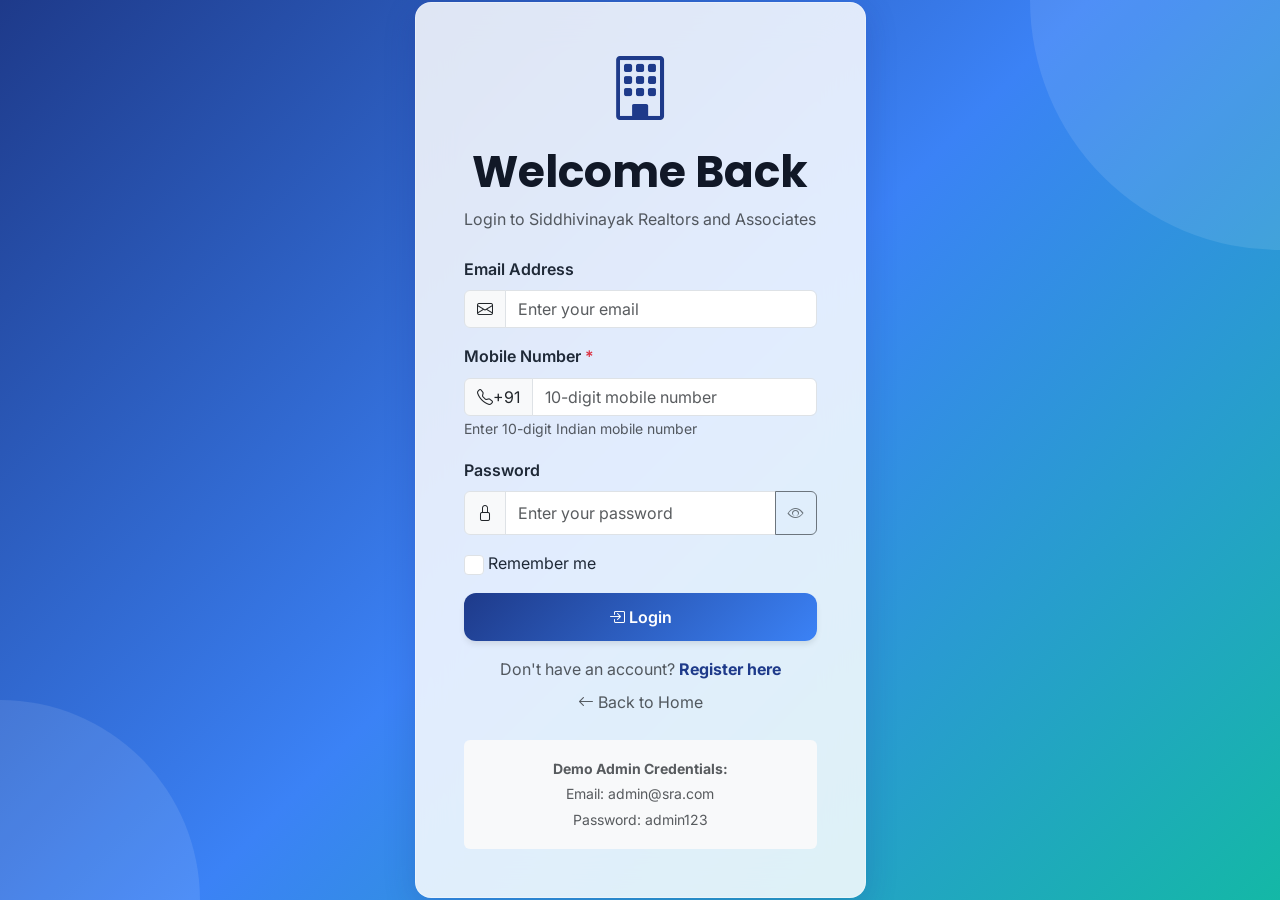
<file: login.html>
<!DOCTYPE html>
<html lang="en">

<head>
    <meta charset="UTF-8">
    <meta name="viewport" content="width=device-width, initial-scale=1.0">
    <meta name="description" content="Login to SRA - Siddhivinayak Realtors and Associates">
    <title>Login - SRA</title>

    <!-- Google Fonts -->
    <link rel="preconnect" href="https://fonts.googleapis.com">
    <link rel="preconnect" href="https://fonts.gstatic.com" crossorigin>
    <link
        href="https://fonts.googleapis.com/css2?family=Inter:wght@300;400;500;600;700&family=Poppins:wght@400;500;600;700;800&display=swap"
        rel="stylesheet">

    <!-- Bootstrap 5.3 CSS -->
    <link href="https://cdn.jsdelivr.net/npm/bootstrap@5.3.0/dist/css/bootstrap.min.css" rel="stylesheet">

    <!-- Bootstrap Icons -->
    <link rel="stylesheet" href="https://cdn.jsdelivr.net/npm/bootstrap-icons@1.11.0/font/bootstrap-icons.css">

    <!-- Custom CSS -->
    <link rel="stylesheet" href="css/main.css">
    <link rel="stylesheet" href="css/glassmorphism.css">
    <link rel="stylesheet" href="css/responsive.css">

    <style>
        .auth-page {
            min-height: 100vh;
            display: flex;
            align-items: center;
            background: linear-gradient(135deg, #1e3a8a 0%, #3b82f6 50%, #14b8a6 100%);
            position: relative;
            overflow: hidden;
        }

        .auth-page::before {
            content: '';
            position: absolute;
            width: 500px;
            height: 500px;
            background: rgba(255, 255, 255, 0.1);
            border-radius: 50%;
            top: -250px;
            right: -250px;
        }

        .auth-page::after {
            content: '';
            position: absolute;
            width: 400px;
            height: 400px;
            background: rgba(255, 255, 255, 0.1);
            border-radius: 50%;
            bottom: -200px;
            left: -200px;
        }

        .auth-container {
            position: relative;
            z-index: 1;
        }
    </style>
</head>

<body>

    <div class="auth-page">
        <div class="container auth-container">
            <div class="row justify-content-center">
                <div class="col-lg-5 col-md-7">
                    <div class="glass-container text-center">
                        <!-- Logo/Brand -->
                        <div class="mb-4">
                            <i class="bi bi-building display-3 text-primary-blue"></i>
                            <h2 class="mt-3 mb-2">Welcome Back</h2>
                            <p class="text-muted">Login to Siddhivinayak Realtors and Associates</p>
                        </div>

                        <!-- Alert Message -->
                        <div id="alertMessage" class="alert d-none" role="alert"></div>

                        <!-- Login Form -->
                        <form id="loginForm" class="text-start">
                            <div class="mb-3">
                                <label for="email" class="form-label">Email Address</label>
                                <div class="input-group">
                                    <span class="input-group-text"><i class="bi bi-envelope"></i></span>
                                    <input type="email" class="form-control" id="email" placeholder="Enter your email"
                                        required>
                                </div>
                            </div>

                            <div class="mb-3">
                                <label for="phone" class="form-label">Mobile Number <span
                                        class="text-danger">*</span></label>
                                <div class="input-group">
                                    <span class="input-group-text"><i class="bi bi-telephone"></i> +91</span>
                                    <input type="tel" class="form-control" id="phone"
                                        placeholder="10-digit mobile number" pattern="[6-9][0-9]{9}" maxlength="10"
                                        required>
                                </div>
                                <small class="text-muted">Enter 10-digit Indian mobile number</small>
                            </div>

                            <div class="mb-3">
                                <label for="password" class="form-label">Password</label>
                                <div class="input-group">
                                    <span class="input-group-text"><i class="bi bi-lock"></i></span>
                                    <input type="password" class="form-control" id="password"
                                        placeholder="Enter your password" required>
                                    <button class="btn btn-outline-secondary" type="button" onclick="togglePassword()">
                                        <i class="bi bi-eye" id="toggleIcon"></i>
                                    </button>
                                </div>
                            </div>

                            <div class="mb-3 form-check">
                                <input type="checkbox" class="form-check-input" id="rememberMe">
                                <label class="form-check-label" for="rememberMe">Remember me</label>
                            </div>

                            <button type="submit" class="btn btn-primary w-100 mb-3">
                                <i class="bi bi-box-arrow-in-right"></i> Login
                            </button>

                            <div class="text-center">
                                <p class="text-muted mb-2">Don't have an account? <a href="register.html"
                                        class="text-primary-blue fw-bold">Register here</a></p>
                                <a href="index.html" class="text-muted"><i class="bi bi-arrow-left"></i> Back to
                                    Home</a>
                            </div>
                        </form>

                        <!-- Demo Credentials Info -->
                        <div class="mt-4 p-3 bg-light rounded">
                            <small class="text-muted">
                                <strong>Demo Admin Credentials:</strong><br>
                                Email: admin@sra.com<br>
                                Password: admin123
                            </small>
                        </div>
                    </div>
                </div>
            </div>
        </div>
    </div>

    <!-- Bootstrap JS -->
    <script src="https://cdn.jsdelivr.net/npm/bootstrap@5.3.0/dist/js/bootstrap.bundle.min.js"></script>

    <!-- Custom JS -->
    <script src="js/auth.js"></script>

    <script>
        // Check if already logged in
        if (auth.isLoggedIn()) {
            if (auth.isAdmin()) {
                window.location.href = 'admin.html';
            } else {
                window.location.href = 'index.html';
            }
        }

        // Toggle password visibility
        function togglePassword() {
            const passwordInput = document.getElementById('password');
            const toggleIcon = document.getElementById('toggleIcon');

            if (passwordInput.type === 'password') {
                passwordInput.type = 'text';
                toggleIcon.classList.remove('bi-eye');
                toggleIcon.classList.add('bi-eye-slash');
            } else {
                passwordInput.type = 'password';
                toggleIcon.classList.remove('bi-eye-slash');
                toggleIcon.classList.add('bi-eye');
            }
        }

        // Show alert message
        function showAlert(message, type = 'danger') {
            const alertDiv = document.getElementById('alertMessage');
            alertDiv.className = `alert alert-${type}`;
            alertDiv.textContent = message;
            alertDiv.classList.remove('d-none');

            setTimeout(() => {
                alertDiv.classList.add('d-none');
            }, 5000);
        }

        // Handle login form submission
        document.getElementById('loginForm').addEventListener('submit', function (e) {
            e.preventDefault();

            const email = document.getElementById('email').value;
            const phone = document.getElementById('phone').value.trim();
            const password = document.getElementById('password').value;

            // Validate Indian phone number
            if (!/^[6-9][0-9]{9}$/.test(phone)) {
                showAlert('Please enter a valid 10-digit Indian mobile number (starting with 6-9).', 'danger');
                return;
            }

            const result = auth.login(email, password);

            if (result.success) {
                showAlert('Login successful! Redirecting...', 'success');

                setTimeout(() => {
                    if (result.user.role === 'admin') {
                        window.location.href = 'admin.html';
                    } else {
                        window.location.href = 'index.html';
                    }
                }, 1000);
            } else {
                showAlert(result.message, 'danger');
            }
        });
    </script>
</body>

</html>
</file>
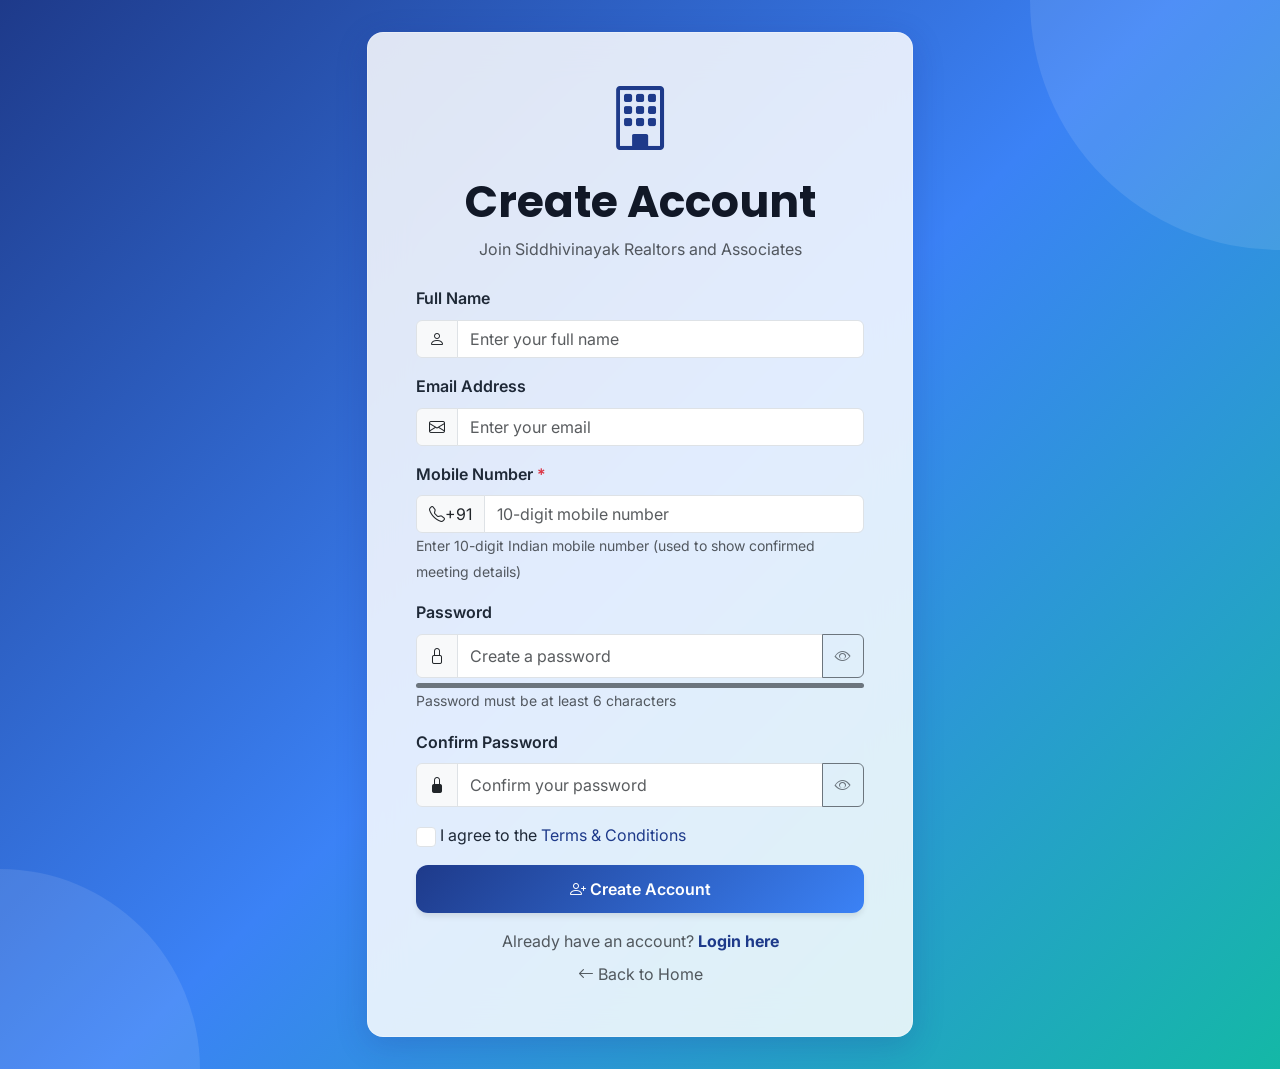
<file: register.html>
<!DOCTYPE html>
<html lang="en">

<head>
    <meta charset="UTF-8">
    <meta name="viewport" content="width=device-width, initial-scale=1.0">
    <meta name="description" content="Register for SRA - Siddhivinayak Realtors and Associates">
    <title>Register - SRA</title>

    <!-- Google Fonts -->
    <link rel="preconnect" href="https://fonts.googleapis.com">
    <link rel="preconnect" href="https://fonts.gstatic.com" crossorigin>
    <link
        href="https://fonts.googleapis.com/css2?family=Inter:wght@300;400;500;600;700&family=Poppins:wght@400;500;600;700;800&display=swap"
        rel="stylesheet">

    <!-- Bootstrap 5.3 CSS -->
    <link href="https://cdn.jsdelivr.net/npm/bootstrap@5.3.0/dist/css/bootstrap.min.css" rel="stylesheet">

    <!-- Bootstrap Icons -->
    <link rel="stylesheet" href="https://cdn.jsdelivr.net/npm/bootstrap-icons@1.11.0/font/bootstrap-icons.css">

    <!-- Custom CSS -->
    <link rel="stylesheet" href="css/main.css">
    <link rel="stylesheet" href="css/glassmorphism.css">
    <link rel="stylesheet" href="css/responsive.css">

    <style>
        .auth-page {
            min-height: 100vh;
            display: flex;
            align-items: center;
            background: linear-gradient(135deg, #1e3a8a 0%, #3b82f6 50%, #14b8a6 100%);
            position: relative;
            overflow: hidden;
            padding: 2rem 0;
        }

        .auth-page::before {
            content: '';
            position: absolute;
            width: 500px;
            height: 500px;
            background: rgba(255, 255, 255, 0.1);
            border-radius: 50%;
            top: -250px;
            right: -250px;
        }

        .auth-page::after {
            content: '';
            position: absolute;
            width: 400px;
            height: 400px;
            background: rgba(255, 255, 255, 0.1);
            border-radius: 50%;
            bottom: -200px;
            left: -200px;
        }

        .auth-container {
            position: relative;
            z-index: 1;
        }

        .password-strength {
            height: 5px;
            border-radius: 3px;
            margin-top: 5px;
            transition: all 0.3s;
        }
    </style>
</head>

<body>

    <div class="auth-page">
        <div class="container auth-container">
            <div class="row justify-content-center">
                <div class="col-lg-6 col-md-8">
                    <div class="glass-container text-center">
                        <!-- Logo/Brand -->
                        <div class="mb-4">
                            <i class="bi bi-building display-3 text-primary-blue"></i>
                            <h2 class="mt-3 mb-2">Create Account</h2>
                            <p class="text-muted">Join Siddhivinayak Realtors and Associates</p>
                        </div>

                        <!-- Alert Message -->
                        <div id="alertMessage" class="alert d-none" role="alert"></div>

                        <!-- Registration Form -->
                        <form id="registerForm" class="text-start">
                            <div class="mb-3">
                                <label for="name" class="form-label">Full Name</label>
                                <div class="input-group">
                                    <span class="input-group-text"><i class="bi bi-person"></i></span>
                                    <input type="text" class="form-control" id="name" placeholder="Enter your full name"
                                        required>
                                </div>
                            </div>

                            <div class="mb-3">
                                <label for="email" class="form-label">Email Address</label>
                                <div class="input-group">
                                    <span class="input-group-text"><i class="bi bi-envelope"></i></span>
                                    <input type="email" class="form-control" id="email" placeholder="Enter your email"
                                        required>
                                </div>
                            </div>

                            <div class="mb-3">
                                <label for="phone" class="form-label">Mobile Number <span
                                        class="text-danger">*</span></label>
                                <div class="input-group">
                                    <span class="input-group-text"><i class="bi bi-telephone"></i> +91</span>
                                    <input type="tel" class="form-control" id="phone"
                                        placeholder="10-digit mobile number" pattern="[6-9][0-9]{9}" maxlength="10"
                                        required>
                                </div>
                                <small class="text-muted">Enter 10-digit Indian mobile number (used to show confirmed
                                    meeting details)</small>
                            </div>

                            <div class="mb-3">
                                <label for="password" class="form-label">Password</label>
                                <div class="input-group">
                                    <span class="input-group-text"><i class="bi bi-lock"></i></span>
                                    <input type="password" class="form-control" id="password"
                                        placeholder="Create a password" required minlength="6">
                                    <button class="btn btn-outline-secondary" type="button"
                                        onclick="togglePassword('password', 'toggleIcon1')">
                                        <i class="bi bi-eye" id="toggleIcon1"></i>
                                    </button>
                                </div>
                                <div class="password-strength bg-secondary" id="passwordStrength"></div>
                                <small class="text-muted">Password must be at least 6 characters</small>
                            </div>

                            <div class="mb-3">
                                <label for="confirmPassword" class="form-label">Confirm Password</label>
                                <div class="input-group">
                                    <span class="input-group-text"><i class="bi bi-lock-fill"></i></span>
                                    <input type="password" class="form-control" id="confirmPassword"
                                        placeholder="Confirm your password" required>
                                    <button class="btn btn-outline-secondary" type="button"
                                        onclick="togglePassword('confirmPassword', 'toggleIcon2')">
                                        <i class="bi bi-eye" id="toggleIcon2"></i>
                                    </button>
                                </div>
                            </div>

                            <div class="mb-3 form-check">
                                <input type="checkbox" class="form-check-input" id="agreeTerms" required>
                                <label class="form-check-label" for="agreeTerms">
                                    I agree to the <a href="#" class="text-primary-blue">Terms & Conditions</a>
                                </label>
                            </div>

                            <button type="submit" class="btn btn-primary w-100 mb-3">
                                <i class="bi bi-person-plus"></i> Create Account
                            </button>

                            <div class="text-center">
                                <p class="text-muted mb-2">Already have an account? <a href="login.html"
                                        class="text-primary-blue fw-bold">Login here</a></p>
                                <a href="index.html" class="text-muted"><i class="bi bi-arrow-left"></i> Back to
                                    Home</a>
                            </div>
                        </form>
                    </div>
                </div>
            </div>
        </div>
    </div>

    <!-- Bootstrap JS -->
    <script src="https://cdn.jsdelivr.net/npm/bootstrap@5.3.0/dist/js/bootstrap.bundle.min.js"></script>

    <!-- Custom JS -->
    <script src="js/auth.js"></script>

    <script>
        // Check if already logged in
        if (auth.isLoggedIn()) {
            window.location.href = 'index.html';
        }

        // Toggle password visibility
        function togglePassword(inputId, iconId) {
            const passwordInput = document.getElementById(inputId);
            const toggleIcon = document.getElementById(iconId);

            if (passwordInput.type === 'password') {
                passwordInput.type = 'text';
                toggleIcon.classList.remove('bi-eye');
                toggleIcon.classList.add('bi-eye-slash');
            } else {
                passwordInput.type = 'password';
                toggleIcon.classList.remove('bi-eye-slash');
                toggleIcon.classList.add('bi-eye');
            }
        }

        // Password strength indicator
        document.getElementById('password').addEventListener('input', function (e) {
            const password = e.target.value;
            const strengthBar = document.getElementById('passwordStrength');

            let strength = 0;
            if (password.length >= 6) strength++;
            if (password.length >= 10) strength++;
            if (/[a-z]/.test(password) && /[A-Z]/.test(password)) strength++;
            if (/\d/.test(password)) strength++;
            if (/[^a-zA-Z\d]/.test(password)) strength++;

            const colors = ['bg-danger', 'bg-warning', 'bg-info', 'bg-success', 'bg-success'];
            const widths = ['20%', '40%', '60%', '80%', '100%'];

            strengthBar.className = 'password-strength ' + (colors[strength - 1] || 'bg-secondary');
            strengthBar.style.width = widths[strength - 1] || '0%';
        });

        // Show alert message
        function showAlert(message, type = 'danger') {
            const alertDiv = document.getElementById('alertMessage');
            alertDiv.className = `alert alert-${type}`;
            alertDiv.textContent = message;
            alertDiv.classList.remove('d-none');

            setTimeout(() => {
                alertDiv.classList.add('d-none');
            }, 5000);
        }

        // Handle registration form submission
        document.getElementById('registerForm').addEventListener('submit', function (e) {
            e.preventDefault();

            const name = document.getElementById('name').value;
            const email = document.getElementById('email').value;
            const phone = document.getElementById('phone').value.trim();
            const password = document.getElementById('password').value;
            const confirmPassword = document.getElementById('confirmPassword').value;
            const agreeTerms = document.getElementById('agreeTerms').checked;

            // Validation
            if (!agreeTerms) {
                showAlert('Please agree to the Terms & Conditions', 'warning');
                return;
            }

            // Validate Indian phone number
            if (!/^[6-9][0-9]{9}$/.test(phone)) {
                showAlert('Please enter a valid 10-digit Indian mobile number (starting with 6-9).', 'danger');
                return;
            }

            if (password !== confirmPassword) {
                showAlert('Passwords do not match', 'danger');
                return;
            }

            if (password.length < 6) {
                showAlert('Password must be at least 6 characters', 'danger');
                return;
            }

            // Register user
            const result = auth.register(name, email, password, phone);

            if (result.success) {
                showAlert('Registration successful! Please login to continue.', 'success');

                setTimeout(() => {
                    window.location.href = 'login.html';
                }, 1500);
            } else {
                showAlert(result.message, 'danger');
            }
        });
    </script>
</body>

</html>
</file>
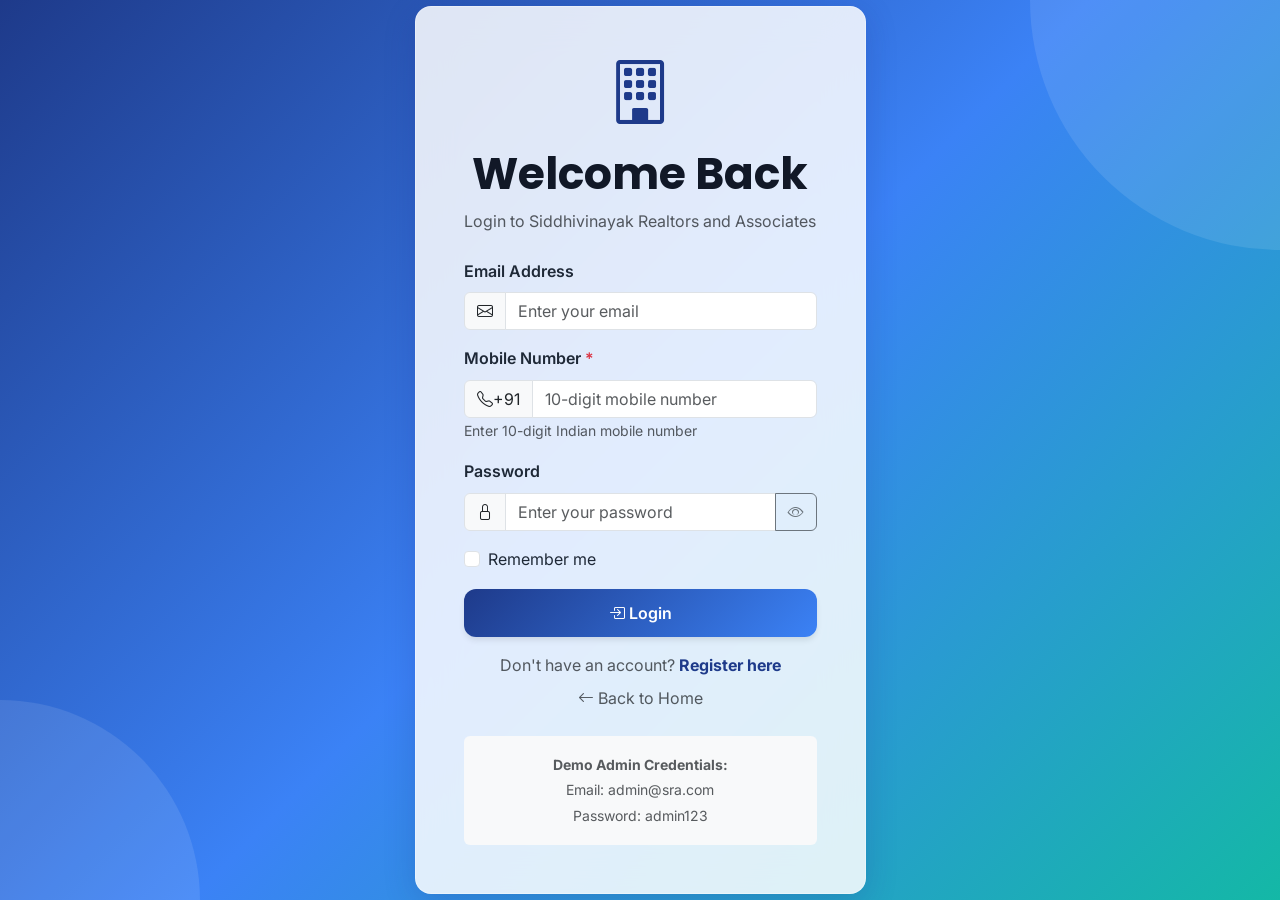
<file: sra-website/admin.html>
<!DOCTYPE html>
<html lang="en">

<head>
    <meta charset="UTF-8">
    <meta name="viewport" content="width=device-width, initial-scale=1.0">
    <meta name="description" content="Admin Panel - SRA">
    <title>Admin Dashboard - SRA</title>

    <!-- Google Fonts -->
    <link rel="preconnect" href="https://fonts.googleapis.com">
    <link rel="preconnect" href="https://fonts.gstatic.com" crossorigin>
    <link
        href="https://fonts.googleapis.com/css2?family=Inter:wght@300;400;500;600;700&family=Poppins:wght@400;500;600;700;800&display=swap"
        rel="stylesheet">

    <!-- Bootstrap 5.3 CSS -->
    <link href="https://cdn.jsdelivr.net/npm/bootstrap@5.3.0/dist/css/bootstrap.min.css" rel="stylesheet">

    <!-- Bootstrap Icons -->
    <link rel="stylesheet" href="https://cdn.jsdelivr.net/npm/bootstrap-icons@1.11.0/font/bootstrap-icons.css">

    <!-- Custom CSS -->
    <link rel="stylesheet" href="css/main.css">
    <link rel="stylesheet" href="css/glassmorphism.css">
    <link rel="stylesheet" href="css/responsive.css">

    <style>
        body {
            background: var(--gray-100);
        }

        .admin-header {
            background: var(--gradient-primary);
            color: white;
            padding: 1rem 0;
            box-shadow: var(--shadow-md);
        }

        .admin-sidebar {
            background: white;
            min-height: calc(100vh - 70px);
            box-shadow: var(--shadow-md);
            padding: 1.5rem;
        }

        .admin-content {
            padding: 2rem;
        }

        .stat-card {
            background: white;
            border-radius: var(--radius-lg);
            padding: 1.5rem;
            box-shadow: var(--shadow-md);
            border-left: 4px solid var(--primary-blue);
            transition: var(--transition-base);
        }

        .stat-card:hover {
            transform: translateY(-3px);
            box-shadow: var(--shadow-lg);
        }

        .stat-card.gold {
            border-left-color: var(--secondary-gold);
        }

        .stat-card.teal {
            border-left-color: var(--accent-teal);
        }

        .property-table {
            background: white;
            border-radius: var(--radius-lg);
            padding: 1.5rem;
            box-shadow: var(--shadow-md);
        }

        .property-image-small {
            width: 60px;
            height: 60px;
            object-fit: cover;
            border-radius: var(--radius-md);
        }

        .modal-header {
            background: var(--gradient-primary);
            color: white;
        }
    </style>
</head>

<body>

    <!-- Admin Header -->
    <header class="admin-header">
        <div class="container-fluid">
            <div class="d-flex justify-content-between align-items-center">
                <div>
                    <h4 class="mb-0"><i class="bi bi-building"></i> SRA Admin Panel</h4>
                </div>
                <div>
                    <span class="me-3" id="adminName"></span>
                    <a href="index.html" class="btn btn-light btn-sm me-2">
                        <i class="bi bi-house"></i> View Website
                    </a>
                    <button class="btn btn-outline-light btn-sm" onclick="handleLogout()">
                        <i class="bi bi-box-arrow-right"></i> Logout
                    </button>
                </div>
            </div>
        </div>
    </header>

    <div class="container-fluid">
        <div class="row">
            <!-- Sidebar -->
            <div class="col-md-2 admin-sidebar">
                <nav class="nav flex-column">
                    <a class="nav-link active" href="#" onclick="showSection('dashboard')">
                        <i class="bi bi-speedometer2"></i> Dashboard
                    </a>
                    <a class="nav-link" href="#" onclick="showSection('meetings')">
                        <i class="bi bi-calendar-check"></i> Meeting Requests
                    </a>
                    <a class="nav-link" href="#" onclick="showSection('properties')">
                        <i class="bi bi-building"></i> Properties
                    </a>
                    <a class="nav-link" href="#" onclick="showSection('addProperty')">
                        <i class="bi bi-plus-circle"></i> Add Property
                    </a>
                </nav>
            </div>

            <!-- Main Content -->
            <div class="col-md-10 admin-content">

                <!-- Dashboard Section -->
                <div id="dashboardSection">
                    <h2 class="mb-4">Dashboard Overview</h2>

                    <div class="row g-4 mb-4">
                        <div class="col-md-3">
                            <div class="stat-card">
                                <div class="d-flex justify-content-between align-items-center">
                                    <div>
                                        <p class="text-muted mb-1">Total Properties</p>
                                        <h3 class="mb-0" id="totalProperties">0</h3>
                                    </div>
                                    <i class="bi bi-building display-4 text-primary-blue"></i>
                                </div>
                            </div>
                        </div>
                        <div class="col-md-3">
                            <div class="stat-card gold">
                                <div class="d-flex justify-content-between align-items-center">
                                    <div>
                                        <p class="text-muted mb-1">Featured</p>
                                        <h3 class="mb-0" id="featuredProperties">0</h3>
                                    </div>
                                    <i class="bi bi-star-fill display-4 text-gold"></i>
                                </div>
                            </div>
                        </div>
                        <div class="col-md-3">
                            <div class="stat-card teal">
                                <div class="d-flex justify-content-between align-items-center">
                                    <div>
                                        <p class="text-muted mb-1">Visible</p>
                                        <h3 class="mb-0" id="visibleProperties">0</h3>
                                    </div>
                                    <i class="bi bi-eye-fill display-4 text-teal"></i>
                                </div>
                            </div>
                        </div>
                        <div class="col-md-3">
                            <div class="stat-card" style="border-left-color: #f59e0b;">
                                <div class="d-flex justify-content-between align-items-center">
                                    <div>
                                        <p class="text-muted mb-1">Pending Meetings</p>
                                        <h3 class="mb-0" id="pendingMeetingsCount">0</h3>
                                    </div>
                                    <i class="bi bi-calendar-check display-4" style="color: #f59e0b;"></i>
                                </div>
                            </div>
                        </div>
                    </div>

                    <div class="property-table">
                        <h4 class="mb-3">Recent Properties</h4>
                        <div class="table-responsive">
                            <table class="table table-hover">
                                <thead>
                                    <tr>
                                        <th>Image</th>
                                        <th>Title</th>
                                        <th>Location</th>
                                        <th>Price</th>
                                        <th>Status</th>
                                    </tr>
                                </thead>
                                <tbody id="recentPropertiesTable">
                                    <!-- Populated by JS -->
                                </tbody>
                            </table>
                        </div>
                    </div>
                </div>

                <!-- Meeting Requests Section -->
                <div id="meetingsSection" style="display: none;">
                    <h2 class="mb-4">Meeting Requests</h2>
                    <div class="property-table">
                        <div class="d-flex justify-content-between align-items-center mb-3">
                            <div>
                                <span class="badge bg-warning text-dark me-2" id="pendingBadge">0 Pending</span>
                                <span class="badge bg-success me-2" id="confirmedBadge">0 Confirmed</span>
                                <span class="badge bg-secondary" id="cancelledBadge">0 Cancelled</span>
                            </div>
                            <select class="form-select w-auto" id="meetingFilterStatus" onchange="loadMeetingsTable()">
                                <option value="all">All Requests</option>
                                <option value="pending">Pending</option>
                                <option value="confirmed">Confirmed</option>
                                <option value="cancelled">Cancelled</option>
                            </select>
                        </div>
                        <div class="table-responsive">
                            <table class="table table-hover">
                                <thead>
                                    <tr>
                                        <th>#</th>
                                        <th>Name</th>
                                        <th>Phone</th>
                                        <th>Loan Type</th>
                                        <th>Preferred Date</th>
                                        <th>Preferred Time</th>
                                        <th>Employment</th>
                                        <th>Status</th>
                                        <th>Confirmed Date/Time</th>
                                        <th>Actions</th>
                                    </tr>
                                </thead>
                                <tbody id="meetingsTable">
                                    <!-- Populated by JS -->
                                </tbody>
                            </table>
                        </div>
                    </div>
                </div>

                <!-- Properties Management Section -->
                <div id="propertiesSection" style="display: none;">
                    <h2 class="mb-4">Manage Properties</h2>

                    <div class="property-table">
                        <div class="table-responsive">
                            <table class="table table-hover">
                                <thead>
                                    <tr>
                                        <th>Image</th>
                                        <th>Title</th>
                                        <th>Type</th>
                                        <th>Location</th>
                                        <th>Price</th>
                                        <th>Visible</th>
                                        <th>Featured</th>
                                        <th>Actions</th>
                                    </tr>
                                </thead>
                                <tbody id="propertiesTable">
                                    <!-- Populated by JS -->
                                </tbody>
                            </table>
                        </div>
                    </div>
                </div>

                <!-- Add Property Section -->
                <div id="addPropertySection" style="display: none;">
                    <h2 class="mb-4">Add New Property</h2>

                    <div class="property-table">
                        <form id="addPropertyForm">
                            <div class="row g-3">
                                <div class="col-md-6">
                                    <label class="form-label">Property Title *</label>
                                    <input type="text" class="form-control" id="propTitle" required>
                                </div>
                                <div class="col-md-6">
                                    <label class="form-label">Property Type *</label>
                                    <select class="form-select" id="propType" required>
                                        <option value="">Select Type</option>
                                        <option value="residential">Residential</option>
                                        <option value="commercial">Commercial</option>
                                        <option value="land">Land</option>
                                    </select>
                                </div>
                                <div class="col-md-6">
                                    <label class="form-label">Location *</label>
                                    <input type="text" class="form-control" id="propLocation" required>
                                </div>
                                <div class="col-md-6">
                                    <label class="form-label">Price (₹) *</label>
                                    <input type="number" class="form-control" id="propPrice" required>
                                </div>
                                <div class="col-md-4">
                                    <label class="form-label">Area *</label>
                                    <input type="text" class="form-control" id="propArea" placeholder="e.g., 2000 sq ft"
                                        required>
                                </div>
                                <div class="col-md-4">
                                    <label class="form-label">Bedrooms</label>
                                    <input type="number" class="form-control" id="propBedrooms"
                                        placeholder="Leave empty if N/A">
                                </div>
                                <div class="col-md-4">
                                    <label class="form-label">Bathrooms</label>
                                    <input type="number" class="form-control" id="propBathrooms"
                                        placeholder="Leave empty if N/A">
                                </div>
                                <div class="col-md-6">
                                    <label class="form-label">Image URL *</label>
                                    <input type="url" class="form-control" id="propImage" placeholder="https://..."
                                        required>
                                </div>
                                <div class="col-md-6">
                                    <label class="form-label">Auction Date *</label>
                                    <input type="date" class="form-control" id="propAuctionDate" required>
                                </div>
                                <div class="col-12">
                                    <label class="form-label">Description *</label>
                                    <textarea class="form-control" id="propDescription" rows="3" required></textarea>
                                </div>
                                <div class="col-md-6">
                                    <div class="form-check">
                                        <input class="form-check-input" type="checkbox" id="propVisible" checked>
                                        <label class="form-check-label" for="propVisible">
                                            Make Visible on Website
                                        </label>
                                    </div>
                                </div>
                                <div class="col-md-6">
                                    <div class="form-check">
                                        <input class="form-check-input" type="checkbox" id="propFeatured">
                                        <label class="form-check-label" for="propFeatured">
                                            Mark as Featured
                                        </label>
                                    </div>
                                </div>
                                <div class="col-12">
                                    <button type="submit" class="btn btn-primary btn-lg">
                                        <i class="bi bi-plus-circle"></i> Add Property
                                    </button>
                                    <button type="reset" class="btn btn-outline-secondary btn-lg ms-2">
                                        <i class="bi bi-x-circle"></i> Reset
                                    </button>
                                </div>
                            </div>
                        </form>
                    </div>
                </div>

            </div>
        </div>
    </div>

    <!-- Confirm Meeting Modal -->
    <div class="modal fade" id="confirmMeetingModal" tabindex="-1">
        <div class="modal-dialog">
            <div class="modal-content">
                <div class="modal-header">
                    <h5 class="modal-title">Confirm Meeting</h5>
                    <button type="button" class="btn-close btn-close-white" data-bs-dismiss="modal"></button>
                </div>
                <div class="modal-body">
                    <input type="hidden" id="confirmMeetingId">
                    <div class="mb-3">
                        <label class="form-label">Confirmed Date <span class="text-danger">*</span></label>
                        <input type="date" class="form-control" id="confirmMeetingDate" required>
                    </div>
                    <div class="mb-3">
                        <label class="form-label">Confirmed Time <span class="text-danger">*</span></label>
                        <select class="form-select" id="confirmMeetingTime" required>
                            <option value="">Select Time</option>
                            <option value="10:00 AM - 11:00 AM">10:00 AM - 11:00 AM</option>
                            <option value="11:00 AM - 12:00 PM">11:00 AM - 12:00 PM</option>
                            <option value="12:00 PM - 1:00 PM">12:00 PM - 1:00 PM</option>
                            <option value="2:00 PM - 3:00 PM">2:00 PM - 3:00 PM</option>
                            <option value="3:00 PM - 4:00 PM">3:00 PM - 4:00 PM</option>
                            <option value="4:00 PM - 5:00 PM">4:00 PM - 5:00 PM</option>
                        </select>
                    </div>
                    <div class="mb-3">
                        <label class="form-label">Note for Client (Optional)</label>
                        <textarea class="form-control" id="confirmMeetingNote" rows="2"
                            placeholder="Any instructions or notes..."></textarea>
                    </div>
                </div>
                <div class="modal-footer">
                    <button type="button" class="btn btn-secondary" data-bs-dismiss="modal">Cancel</button>
                    <button type="button" class="btn btn-success" onclick="saveConfirmMeeting()">
                        <i class="bi bi-check-circle"></i> Confirm Meeting
                    </button>
                </div>
            </div>
        </div>
    </div>

    <!-- Edit Property Modal -->
    <div class="modal fade" id="editPropertyModal" tabindex="-1">
        <div class="modal-dialog modal-lg">
            <div class="modal-content">
                <div class="modal-header">
                    <h5 class="modal-title">Edit Property</h5>
                    <button type="button" class="btn-close btn-close-white" data-bs-dismiss="modal"></button>
                </div>
                <div class="modal-body">
                    <form id="editPropertyForm">
                        <input type="hidden" id="editPropId">
                        <div class="row g-3">
                            <div class="col-md-6">
                                <label class="form-label">Property Title</label>
                                <input type="text" class="form-control" id="editPropTitle" required>
                            </div>
                            <div class="col-md-6">
                                <label class="form-label">Property Type</label>
                                <select class="form-select" id="editPropType" required>
                                    <option value="residential">Residential</option>
                                    <option value="commercial">Commercial</option>
                                    <option value="land">Land</option>
                                </select>
                            </div>
                            <div class="col-md-6">
                                <label class="form-label">Location</label>
                                <input type="text" class="form-control" id="editPropLocation" required>
                            </div>
                            <div class="col-md-6">
                                <label class="form-label">Price (₹)</label>
                                <input type="number" class="form-control" id="editPropPrice" required>
                            </div>
                            <div class="col-md-4">
                                <label class="form-label">Area</label>
                                <input type="text" class="form-control" id="editPropArea" required>
                            </div>
                            <div class="col-md-4">
                                <label class="form-label">Bedrooms</label>
                                <input type="number" class="form-control" id="editPropBedrooms">
                            </div>
                            <div class="col-md-4">
                                <label class="form-label">Bathrooms</label>
                                <input type="number" class="form-control" id="editPropBathrooms">
                            </div>
                            <div class="col-md-6">
                                <label class="form-label">Image URL</label>
                                <input type="url" class="form-control" id="editPropImage" required>
                            </div>
                            <div class="col-md-6">
                                <label class="form-label">Auction Date</label>
                                <input type="date" class="form-control" id="editPropAuctionDate" required>
                            </div>
                            <div class="col-12">
                                <label class="form-label">Description</label>
                                <textarea class="form-control" id="editPropDescription" rows="3" required></textarea>
                            </div>
                        </div>
                    </form>
                </div>
                <div class="modal-footer">
                    <button type="button" class="btn btn-secondary" data-bs-dismiss="modal">Cancel</button>
                    <button type="button" class="btn btn-primary" onclick="savePropertyEdit()">Save Changes</button>
                </div>
            </div>
        </div>
    </div>

    <!-- Bootstrap JS -->
    <script src="https://cdn.jsdelivr.net/npm/bootstrap@5.3.0/dist/js/bootstrap.bundle.min.js"></script>

    <!-- Custom JS -->
    <script src="js/auth.js"></script>
    <script src="js/properties.js"></script>
    <script src="js/meeting-schedule.js"></script>
    <script src="js/admin.js"></script>
</body>

</html>
</file>
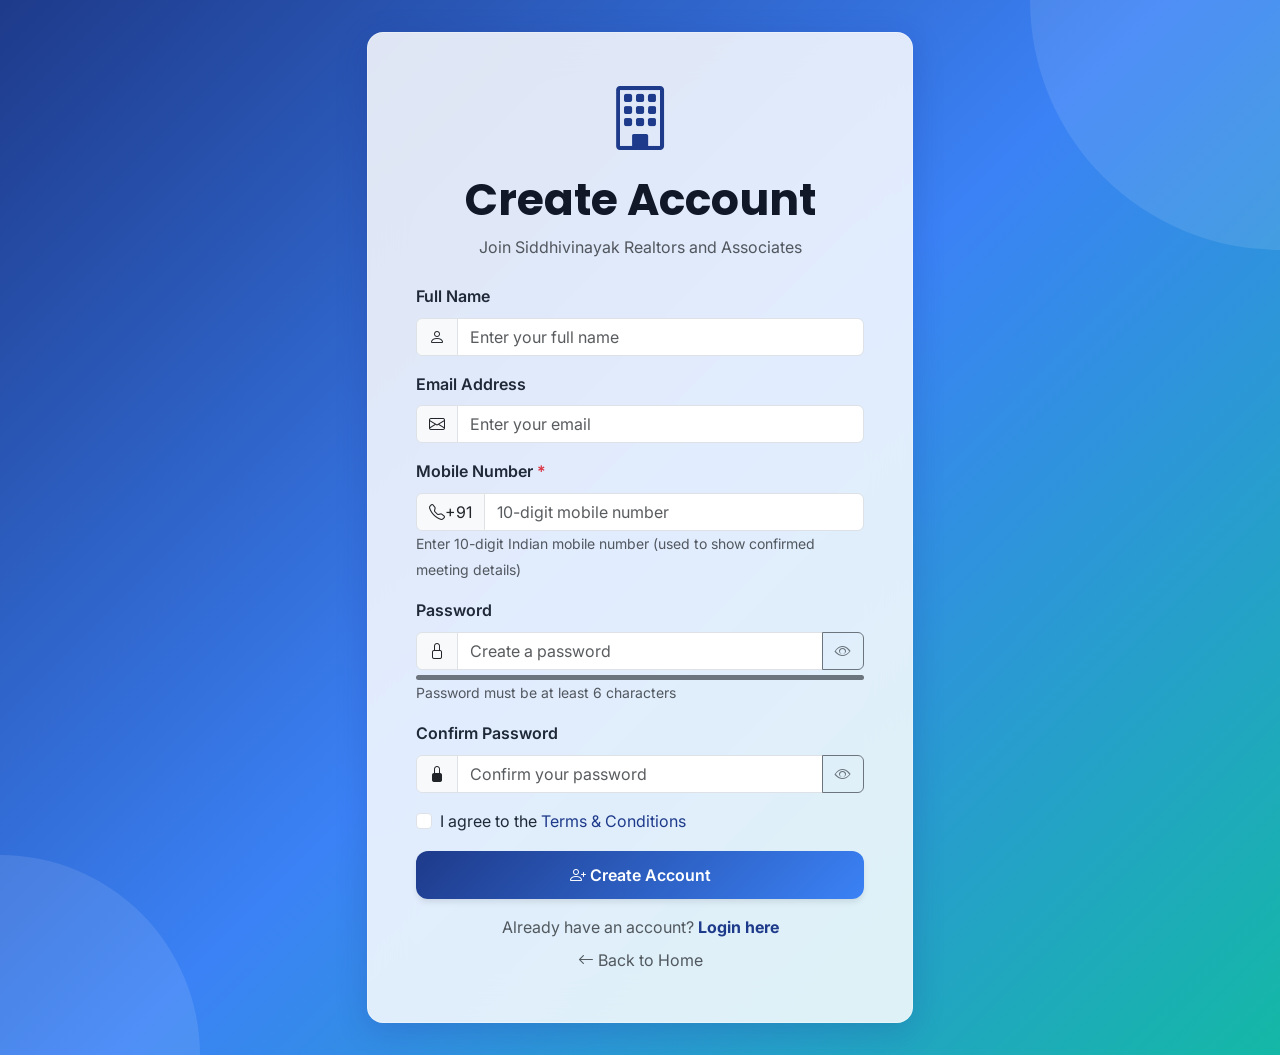
<file: sra-website/register.html>
<!DOCTYPE html>
<html lang="en">

<head>
    <meta charset="UTF-8">
    <meta name="viewport" content="width=device-width, initial-scale=1.0">
    <meta name="description" content="Register for SRA - Siddhivinayak Realtors and Associates">
    <title>Register - SRA</title>

    <!-- Google Fonts -->
    <link rel="preconnect" href="https://fonts.googleapis.com">
    <link rel="preconnect" href="https://fonts.gstatic.com" crossorigin>
    <link
        href="https://fonts.googleapis.com/css2?family=Inter:wght@300;400;500;600;700&family=Poppins:wght@400;500;600;700;800&display=swap"
        rel="stylesheet">

    <!-- Bootstrap 5.3 CSS -->
    <link href="https://cdn.jsdelivr.net/npm/bootstrap@5.3.0/dist/css/bootstrap.min.css" rel="stylesheet">

    <!-- Bootstrap Icons -->
    <link rel="stylesheet" href="https://cdn.jsdelivr.net/npm/bootstrap-icons@1.11.0/font/bootstrap-icons.css">

    <!-- Custom CSS -->
    <link rel="stylesheet" href="css/main.css">
    <link rel="stylesheet" href="css/glassmorphism.css">
    <link rel="stylesheet" href="css/responsive.css">

    <style>
        .auth-page {
            min-height: 100vh;
            display: flex;
            align-items: center;
            background: linear-gradient(135deg, #1e3a8a 0%, #3b82f6 50%, #14b8a6 100%);
            position: relative;
            overflow: hidden;
            padding: 2rem 0;
        }

        .auth-page::before {
            content: '';
            position: absolute;
            width: 500px;
            height: 500px;
            background: rgba(255, 255, 255, 0.1);
            border-radius: 50%;
            top: -250px;
            right: -250px;
        }

        .auth-page::after {
            content: '';
            position: absolute;
            width: 400px;
            height: 400px;
            background: rgba(255, 255, 255, 0.1);
            border-radius: 50%;
            bottom: -200px;
            left: -200px;
        }

        .auth-container {
            position: relative;
            z-index: 1;
        }

        .password-strength {
            height: 5px;
            border-radius: 3px;
            margin-top: 5px;
            transition: all 0.3s;
        }
    </style>
</head>

<body>

    <div class="auth-page">
        <div class="container auth-container">
            <div class="row justify-content-center">
                <div class="col-lg-6 col-md-8">
                    <div class="glass-container text-center">
                        <!-- Logo/Brand -->
                        <div class="mb-4">
                            <i class="bi bi-building display-3 text-primary-blue"></i>
                            <h2 class="mt-3 mb-2">Create Account</h2>
                            <p class="text-muted">Join Siddhivinayak Realtors and Associates</p>
                        </div>

                        <!-- Alert Message -->
                        <div id="alertMessage" class="alert d-none" role="alert"></div>

                        <!-- Registration Form -->
                        <form id="registerForm" class="text-start">
                            <div class="mb-3">
                                <label for="name" class="form-label">Full Name</label>
                                <div class="input-group">
                                    <span class="input-group-text"><i class="bi bi-person"></i></span>
                                    <input type="text" class="form-control" id="name" placeholder="Enter your full name"
                                        required>
                                </div>
                            </div>

                            <div class="mb-3">
                                <label for="email" class="form-label">Email Address</label>
                                <div class="input-group">
                                    <span class="input-group-text"><i class="bi bi-envelope"></i></span>
                                    <input type="email" class="form-control" id="email" placeholder="Enter your email"
                                        required>
                                </div>
                            </div>

                            <div class="mb-3">
                                <label for="phone" class="form-label">Mobile Number <span
                                        class="text-danger">*</span></label>
                                <div class="input-group">
                                    <span class="input-group-text"><i class="bi bi-telephone"></i> +91</span>
                                    <input type="tel" class="form-control" id="phone"
                                        placeholder="10-digit mobile number" pattern="[6-9][0-9]{9}" maxlength="10"
                                        required>
                                </div>
                                <small class="text-muted">Enter 10-digit Indian mobile number (used to show confirmed
                                    meeting details)</small>
                            </div>

                            <div class="mb-3">
                                <label for="password" class="form-label">Password</label>
                                <div class="input-group">
                                    <span class="input-group-text"><i class="bi bi-lock"></i></span>
                                    <input type="password" class="form-control" id="password"
                                        placeholder="Create a password" required minlength="6">
                                    <button class="btn btn-outline-secondary" type="button"
                                        onclick="togglePassword('password', 'toggleIcon1')">
                                        <i class="bi bi-eye" id="toggleIcon1"></i>
                                    </button>
                                </div>
                                <div class="password-strength bg-secondary" id="passwordStrength"></div>
                                <small class="text-muted">Password must be at least 6 characters</small>
                            </div>

                            <div class="mb-3">
                                <label for="confirmPassword" class="form-label">Confirm Password</label>
                                <div class="input-group">
                                    <span class="input-group-text"><i class="bi bi-lock-fill"></i></span>
                                    <input type="password" class="form-control" id="confirmPassword"
                                        placeholder="Confirm your password" required>
                                    <button class="btn btn-outline-secondary" type="button"
                                        onclick="togglePassword('confirmPassword', 'toggleIcon2')">
                                        <i class="bi bi-eye" id="toggleIcon2"></i>
                                    </button>
                                </div>
                            </div>

                            <div class="mb-3 form-check">
                                <input type="checkbox" class="form-check-input" id="agreeTerms" required>
                                <label class="form-check-label" for="agreeTerms">
                                    I agree to the <a href="#" class="text-primary-blue">Terms & Conditions</a>
                                </label>
                            </div>

                            <button type="submit" class="btn btn-primary w-100 mb-3">
                                <i class="bi bi-person-plus"></i> Create Account
                            </button>

                            <div class="text-center">
                                <p class="text-muted mb-2">Already have an account? <a href="login.html"
                                        class="text-primary-blue fw-bold">Login here</a></p>
                                <a href="index.html" class="text-muted"><i class="bi bi-arrow-left"></i> Back to
                                    Home</a>
                            </div>
                        </form>
                    </div>
                </div>
            </div>
        </div>
    </div>

    <!-- Bootstrap JS -->
    <script src="https://cdn.jsdelivr.net/npm/bootstrap@5.3.0/dist/js/bootstrap.bundle.min.js"></script>

    <!-- Custom JS -->
    <script src="js/auth.js"></script>

    <script>
        // Check if already logged in
        if (auth.isLoggedIn()) {
            window.location.href = 'index.html';
        }

        // Toggle password visibility
        function togglePassword(inputId, iconId) {
            const passwordInput = document.getElementById(inputId);
            const toggleIcon = document.getElementById(iconId);

            if (passwordInput.type === 'password') {
                passwordInput.type = 'text';
                toggleIcon.classList.remove('bi-eye');
                toggleIcon.classList.add('bi-eye-slash');
            } else {
                passwordInput.type = 'password';
                toggleIcon.classList.remove('bi-eye-slash');
                toggleIcon.classList.add('bi-eye');
            }
        }

        // Password strength indicator
        document.getElementById('password').addEventListener('input', function (e) {
            const password = e.target.value;
            const strengthBar = document.getElementById('passwordStrength');

            let strength = 0;
            if (password.length >= 6) strength++;
            if (password.length >= 10) strength++;
            if (/[a-z]/.test(password) && /[A-Z]/.test(password)) strength++;
            if (/\d/.test(password)) strength++;
            if (/[^a-zA-Z\d]/.test(password)) strength++;

            const colors = ['bg-danger', 'bg-warning', 'bg-info', 'bg-success', 'bg-success'];
            const widths = ['20%', '40%', '60%', '80%', '100%'];

            strengthBar.className = 'password-strength ' + (colors[strength - 1] || 'bg-secondary');
            strengthBar.style.width = widths[strength - 1] || '0%';
        });

        // Show alert message
        function showAlert(message, type = 'danger') {
            const alertDiv = document.getElementById('alertMessage');
            alertDiv.className = `alert alert-${type}`;
            alertDiv.textContent = message;
            alertDiv.classList.remove('d-none');

            setTimeout(() => {
                alertDiv.classList.add('d-none');
            }, 5000);
        }

        // Handle registration form submission
        document.getElementById('registerForm').addEventListener('submit', function (e) {
            e.preventDefault();

            const name = document.getElementById('name').value;
            const email = document.getElementById('email').value;
            const phone = document.getElementById('phone').value.trim();
            const password = document.getElementById('password').value;
            const confirmPassword = document.getElementById('confirmPassword').value;
            const agreeTerms = document.getElementById('agreeTerms').checked;

            // Validation
            if (!agreeTerms) {
                showAlert('Please agree to the Terms & Conditions', 'warning');
                return;
            }

            // Validate Indian phone number
            if (!/^[6-9][0-9]{9}$/.test(phone)) {
                showAlert('Please enter a valid 10-digit Indian mobile number (starting with 6-9).', 'danger');
                return;
            }

            if (password !== confirmPassword) {
                showAlert('Passwords do not match', 'danger');
                return;
            }

            if (password.length < 6) {
                showAlert('Password must be at least 6 characters', 'danger');
                return;
            }

            // Register user
            const result = auth.register(name, email, password, phone);

            if (result.success) {
                showAlert('Registration successful! Redirecting...', 'success');

                setTimeout(() => {
                    window.location.href = 'index.html';
                }, 1500);
            } else {
                showAlert(result.message, 'danger');
            }
        });
    </script>
</body>

</html>
</file>
<file: css/main.css>
/* ===================================
   SRA - CSS Variables & Design System
   =================================== */

:root {
  /* Color Palette */
  --primary-blue: #1e3a8a;
  --primary-blue-light: #3b82f6;
  --primary-blue-dark: #1e40af;
  --secondary-gold: #f59e0b;
  --secondary-gold-light: #fbbf24;
  --accent-teal: #14b8a6;
  --accent-teal-light: #2dd4bf;
  
  /* Neutral Colors */
  --white: #ffffff;
  --gray-50: #f9fafb;
  --gray-100: #f3f4f6;
  --gray-200: #e5e7eb;
  --gray-300: #d1d5db;
  --gray-700: #374151;
  --gray-800: #1f2937;
  --gray-900: #111827;
  --black: #000000;
  
  /* Gradients */
  --gradient-primary: linear-gradient(135deg, var(--primary-blue) 0%, var(--primary-blue-light) 100%);
  --gradient-gold: linear-gradient(135deg, var(--secondary-gold) 0%, var(--secondary-gold-light) 100%);
  --gradient-hero: linear-gradient(135deg, #1e3a8a 0%, #3b82f6 50%, #14b8a6 100%);
  
  /* Spacing */
  --spacing-xs: 0.5rem;
  --spacing-sm: 1rem;
  --spacing-md: 1.5rem;
  --spacing-lg: 2rem;
  --spacing-xl: 3rem;
  --spacing-2xl: 4rem;
  
  /* Typography */
  --font-heading: 'Poppins', sans-serif;
  --font-body: 'Inter', sans-serif;
  
  /* Shadows */
  --shadow-sm: 0 1px 2px 0 rgba(0, 0, 0, 0.05);
  --shadow-md: 0 4px 6px -1px rgba(0, 0, 0, 0.1);
  --shadow-lg: 0 10px 15px -3px rgba(0, 0, 0, 0.1);
  --shadow-xl: 0 20px 25px -5px rgba(0, 0, 0, 0.1);
  
  /* Border Radius */
  --radius-sm: 0.375rem;
  --radius-md: 0.5rem;
  --radius-lg: 0.75rem;
  --radius-xl: 1rem;
  
  /* Transitions */
  --transition-fast: 150ms ease-in-out;
  --transition-base: 300ms ease-in-out;
  --transition-slow: 500ms ease-in-out;
}

/* ===================================
   Global Styles
   =================================== */

* {
  margin: 0;
  padding: 0;
  box-sizing: border-box;
}

html {
  scroll-behavior: smooth;
}

body {
  font-family: var(--font-body);
  color: var(--gray-800);
  background: linear-gradient(to bottom, #f9fafb, #e5e7eb);
  line-height: 1.6;
  overflow-x: hidden;
}

h1, h2, h3, h4, h5, h6 {
  font-family: var(--font-heading);
  font-weight: 700;
  line-height: 1.2;
  color: var(--gray-900);
}

h1 { font-size: 3rem; }
h2 { font-size: 2.5rem; }
h3 { font-size: 2rem; }
h4 { font-size: 1.5rem; }
h5 { font-size: 1.25rem; }
h6 { font-size: 1rem; }

a {
  text-decoration: none;
  color: inherit;
  transition: var(--transition-base);
}

img {
  max-width: 100%;
  height: auto;
  display: block;
}

/* ===================================
   Bootstrap Overrides
   =================================== */

.btn-primary {
  background: var(--gradient-primary);
  border: none;
  padding: 0.75rem 2rem;
  font-weight: 600;
  border-radius: var(--radius-lg);
  transition: var(--transition-base);
  box-shadow: var(--shadow-md);
}

.btn-primary:hover {
  transform: translateY(-2px);
  box-shadow: var(--shadow-xl);
  background: var(--primary-blue-dark);
}

.btn-gold {
  background: var(--gradient-gold);
  border: none;
  color: var(--white);
  padding: 0.75rem 2rem;
  font-weight: 600;
  border-radius: var(--radius-lg);
  transition: var(--transition-base);
  box-shadow: var(--shadow-md);
}

.btn-gold:hover {
  transform: translateY(-2px);
  box-shadow: var(--shadow-xl);
  color: var(--white);
}

.btn-outline-primary {
  border: 2px solid var(--primary-blue);
  color: var(--primary-blue);
  padding: 0.75rem 2rem;
  font-weight: 600;
  border-radius: var(--radius-lg);
  transition: var(--transition-base);
}

.btn-outline-primary:hover {
  background: var(--primary-blue);
  color: var(--white);
  transform: translateY(-2px);
}

/* ===================================
   Custom Components
   =================================== */

/* Section Styling */
.section {
  padding: var(--spacing-2xl) 0;
}

.section-title {
  text-align: center;
  margin-bottom: var(--spacing-xl);
  position: relative;
}

.section-title::after {
  content: '';
  display: block;
  width: 80px;
  height: 4px;
  background: var(--gradient-gold);
  margin: var(--spacing-sm) auto 0;
  border-radius: var(--radius-sm);
}

/* Card Styles */
.custom-card {
  background: var(--white);
  border-radius: var(--radius-xl);
  padding: var(--spacing-lg);
  box-shadow: var(--shadow-md);
  transition: var(--transition-base);
  border: 1px solid var(--gray-200);
  height: 100%;
}

.custom-card:hover {
  transform: translateY(-5px);
  box-shadow: var(--shadow-xl);
}

/* Property Card */
.property-card {
  background: var(--white);
  border-radius: var(--radius-xl);
  overflow: hidden;
  box-shadow: var(--shadow-md);
  transition: var(--transition-base);
  border: 1px solid var(--gray-200);
}

.property-card:hover {
  transform: translateY(-8px);
  box-shadow: var(--shadow-xl);
}

.property-card img {
  width: 100%;
  height: 250px;
  object-fit: cover;
}

.property-card-body {
  padding: var(--spacing-md);
}

.property-price {
  font-size: 1.5rem;
  font-weight: 700;
  color: var(--secondary-gold);
  margin-bottom: var(--spacing-xs);
}

.property-title {
  font-size: 1.25rem;
  font-weight: 600;
  color: var(--gray-900);
  margin-bottom: var(--spacing-xs);
}

.property-location {
  color: var(--gray-700);
  font-size: 0.95rem;
  margin-bottom: var(--spacing-sm);
}

.property-details {
  display: flex;
  gap: var(--spacing-sm);
  flex-wrap: wrap;
  margin-top: var(--spacing-sm);
}

.property-detail-item {
  background: var(--gray-100);
  padding: 0.4rem 0.8rem;
  border-radius: var(--radius-md);
  font-size: 0.875rem;
  color: var(--gray-700);
}

/* Badge Styles */
.badge-featured {
  position: absolute;
  top: 15px;
  right: 15px;
  background: var(--gradient-gold);
  color: var(--white);
  padding: 0.5rem 1rem;
  border-radius: var(--radius-lg);
  font-weight: 600;
  font-size: 0.875rem;
  box-shadow: var(--shadow-md);
}

/* Form Styles */
.form-control:focus {
  border-color: var(--primary-blue);
  box-shadow: 0 0 0 0.2rem rgba(30, 58, 138, 0.25);
}

.form-label {
  font-weight: 600;
  color: var(--gray-800);
  margin-bottom: var(--spacing-xs);
}

/* ===================================
   Utility Classes
   =================================== */

.text-primary-blue { color: var(--primary-blue); }
.text-gold { color: var(--secondary-gold); }
.text-teal { color: var(--accent-teal); }

.bg-primary-blue { background-color: var(--primary-blue); }
.bg-gold { background-color: var(--secondary-gold); }
.bg-gradient-primary { background: var(--gradient-primary); }
.bg-gradient-gold { background: var(--gradient-gold); }
.bg-gradient-hero { background: var(--gradient-hero); }

/* Animation Classes */
.fade-in {
  animation: fadeIn var(--transition-slow) ease-in;
}

@keyframes fadeIn {
  from { opacity: 0; transform: translateY(20px); }
  to { opacity: 1; transform: translateY(0); }
}

.slide-in-left {
  animation: slideInLeft var(--transition-slow) ease-out;
}

@keyframes slideInLeft {
  from { opacity: 0; transform: translateX(-50px); }
  to { opacity: 1; transform: translateX(0); }
}

.slide-in-right {
  animation: slideInRight var(--transition-slow) ease-out;
}

@keyframes slideInRight {
  from { opacity: 0; transform: translateX(50px); }
  to { opacity: 1; transform: translateX(0); }
}
</file>
<file: css/glassmorphism.css>
/* ===================================
   Glassmorphism Effects
   =================================== */

/* Glass Card Effect */
.glass-card {
    background: rgba(255, 255, 255, 0.15);
    backdrop-filter: blur(10px);
    -webkit-backdrop-filter: blur(10px);
    border: 1px solid rgba(255, 255, 255, 0.2);
    border-radius: var(--radius-xl);
    box-shadow: 0 8px 32px 0 rgba(31, 38, 135, 0.15);
    padding: var(--spacing-lg);
    transition: var(--transition-base);
}

.glass-card:hover {
    background: rgba(255, 255, 255, 0.25);
    transform: translateY(-5px);
    box-shadow: 0 12px 40px 0 rgba(31, 38, 135, 0.25);
}

/* Glass Navigation */
.glass-nav {
    background: rgba(255, 255, 255, 0.9);
    backdrop-filter: blur(15px);
    -webkit-backdrop-filter: blur(15px);
    border-bottom: 1px solid rgba(255, 255, 255, 0.3);
    box-shadow: 0 4px 30px rgba(0, 0, 0, 0.1);
}

/* Dark Glass Card */
.glass-card-dark {
    background: rgba(30, 58, 138, 0.2);
    backdrop-filter: blur(12px);
    -webkit-backdrop-filter: blur(12px);
    border: 1px solid rgba(255, 255, 255, 0.15);
    border-radius: var(--radius-xl);
    box-shadow: 0 8px 32px 0 rgba(0, 0, 0, 0.2);
    padding: var(--spacing-lg);
    color: var(--white);
}

/* Glass Button */
.glass-btn {
    background: rgba(255, 255, 255, 0.2);
    backdrop-filter: blur(10px);
    -webkit-backdrop-filter: blur(10px);
    border: 1px solid rgba(255, 255, 255, 0.3);
    color: var(--white);
    padding: 0.75rem 2rem;
    border-radius: var(--radius-lg);
    font-weight: 600;
    transition: var(--transition-base);
    box-shadow: 0 4px 15px rgba(0, 0, 0, 0.1);
}

.glass-btn:hover {
    background: rgba(255, 255, 255, 0.3);
    transform: translateY(-2px);
    box-shadow: 0 6px 20px rgba(0, 0, 0, 0.15);
    color: var(--white);
}

/* Glass Input */
.glass-input {
    background: rgba(255, 255, 255, 0.15);
    backdrop-filter: blur(8px);
    -webkit-backdrop-filter: blur(8px);
    border: 1px solid rgba(255, 255, 255, 0.25);
    border-radius: var(--radius-md);
    padding: 0.75rem 1rem;
    color: var(--gray-900);
    transition: var(--transition-base);
}

.glass-input:focus {
    background: rgba(255, 255, 255, 0.25);
    border-color: var(--primary-blue);
    outline: none;
    box-shadow: 0 0 0 3px rgba(30, 58, 138, 0.1);
}

.glass-input::placeholder {
    color: rgba(0, 0, 0, 0.5);
}

/* Glass Modal/Container */
.glass-container {
    background: rgba(255, 255, 255, 0.85);
    backdrop-filter: blur(20px);
    -webkit-backdrop-filter: blur(20px);
    border: 1px solid rgba(255, 255, 255, 0.3);
    border-radius: var(--radius-xl);
    box-shadow: 0 8px 32px 0 rgba(31, 38, 135, 0.2);
    padding: var(--spacing-xl);
}

/* Frosted Glass Overlay */
.glass-overlay {
    background: rgba(30, 58, 138, 0.3);
    backdrop-filter: blur(5px);
    -webkit-backdrop-filter: blur(5px);
}

/* Glass Property Card */
.glass-property-card {
    background: rgba(255, 255, 255, 0.95);
    backdrop-filter: blur(10px);
    -webkit-backdrop-filter: blur(10px);
    border: 1px solid rgba(255, 255, 255, 0.4);
    border-radius: var(--radius-xl);
    overflow: hidden;
    box-shadow: 0 8px 32px 0 rgba(31, 38, 135, 0.15);
    transition: var(--transition-base);
}

.glass-property-card:hover {
    background: rgba(255, 255, 255, 1);
    transform: translateY(-8px);
    box-shadow: 0 12px 40px 0 rgba(31, 38, 135, 0.25);
}

/* Glass Badge */
.glass-badge {
    background: rgba(245, 158, 11, 0.9);
    backdrop-filter: blur(8px);
    -webkit-backdrop-filter: blur(8px);
    border: 1px solid rgba(255, 255, 255, 0.3);
    padding: 0.5rem 1rem;
    border-radius: var(--radius-lg);
    color: var(--white);
    font-weight: 600;
    font-size: 0.875rem;
    box-shadow: 0 4px 15px rgba(0, 0, 0, 0.1);
}

/* Animated Glass Effect */
.glass-animated {
    position: relative;
    overflow: hidden;
}

.glass-animated::before {
    content: '';
    position: absolute;
    top: -50%;
    left: -50%;
    width: 200%;
    height: 200%;
    background: linear-gradient(45deg,
            transparent,
            rgba(255, 255, 255, 0.1),
            transparent);
    transform: rotate(45deg);
    animation: glassShine 3s infinite;
}

@keyframes glassShine {
    0% {
        transform: translateX(-100%) translateY(-100%) rotate(45deg);
    }

    100% {
        transform: translateX(100%) translateY(100%) rotate(45deg);
    }
}

/* Hero Glass Effect */
.hero-glass {
    background: linear-gradient(135deg,
            rgba(30, 58, 138, 0.8),
            rgba(59, 130, 246, 0.6),
            rgba(20, 184, 166, 0.7));
    backdrop-filter: blur(10px);
    -webkit-backdrop-filter: blur(10px);
    border: 1px solid rgba(255, 255, 255, 0.2);
}
</file>
<file: css/responsive.css>
/* ===================================
   SRA - Comprehensive Responsive CSS
   Mobile-first approach
   =================================== */

/* ===================================
   BASE MOBILE RESETS (all screens)
   =================================== */
*, *::before, *::after { box-sizing: border-box; }

body { overflow-x: hidden; -webkit-text-size-adjust: 100%; }

img { max-width: 100%; height: auto; }

/* Prevent text from being too small on mobile */
input, select, textarea, button { font-size: 16px !important; }

/* Minimum tap target size */
button, a, .btn, .nav-link, select, input[type="checkbox"], input[type="radio"] {
    min-height: 44px;
}
input[type="checkbox"], input[type="radio"] {
    width: 20px; height: 20px; min-height: 20px;
}

/* ===================================
   TYPOGRAPHY - MOBILE FIRST
   =================================== */
h1 { font-size: 1.75rem; line-height: 1.2; }
h2 { font-size: 1.5rem;  line-height: 1.25; }
h3 { font-size: 1.3rem; }
h4 { font-size: 1.15rem; }
h5 { font-size: 1rem; }
h6 { font-size: 0.9rem; }

@media (min-width: 576px) {
    h1 { font-size: 2.2rem; }
    h2 { font-size: 1.9rem; }
    h3 { font-size: 1.6rem; }
    h4 { font-size: 1.3rem; }
}

@media (min-width: 768px) {
    h1 { font-size: 2.75rem; }
    h2 { font-size: 2.25rem; }
    h3 { font-size: 1.85rem; }
    h4 { font-size: 1.5rem; }
}

@media (min-width: 1025px) {
    h1 { font-size: 3.5rem; }
    h2 { font-size: 2.75rem; }
    h3 { font-size: 2rem; }
    h4 { font-size: 1.5rem; }
}

/* ===================================
   NAVIGATION - MOBILE
   =================================== */
.navbar {
    padding: 0.6rem 1rem;
}
.navbar-brand {
    font-size: 1.1rem;
}
@media (max-width: 991px) {
    .navbar-collapse {
        background: rgba(255, 255, 255, 0.98);
        backdrop-filter: blur(20px);
        -webkit-backdrop-filter: blur(20px);
        padding: 1rem;
        border-radius: 12px;
        margin-top: 0.5rem;
        box-shadow: 0 10px 30px rgba(0,0,0,0.15);
        border: 1px solid rgba(255,255,255,0.3);
    }
    .navbar-collapse .nav-link {
        color: #1e3a8a !important;
        padding: 0.65rem 0.75rem !important;
        border-radius: 8px;
        font-weight: 500;
    }
    .navbar-collapse .nav-link:hover {
        background: #eff6ff;
    }
    .navbar-collapse .btn {
        width: 100%;
        margin-top: 0.5rem;
        text-align: center;
    }
}

/* ===================================
   HERO SECTION - MOBILE
   =================================== */
@media (max-width: 767px) {
    .hero-section {
        min-height: auto !important;
        padding: 100px 0 60px !important;
        text-align: center;
    }
    .hero-section h1 {
        font-size: 1.9rem !important;
        margin-bottom: 1rem !important;
    }
    .hero-section .lead {
        font-size: 0.95rem;
    }
    .hero-section .d-flex.gap-3 {
        flex-direction: column;
        align-items: center;
    }
    .hero-section .btn {
        width: 100%;
        max-width: 280px;
    }
    .hero-section .col-lg-6.mt-5 {
        margin-top: 2rem !important;
    }
    .hero-section .glass-card-dark {
        padding: 1.5rem !important;
    }
}

/* ===================================
   SECTION SPACING - MOBILE
   =================================== */
.section { padding: 3rem 0; }

@media (min-width: 768px) {
    .section { padding: 4rem 0; }
}

.section-title {
    font-size: 1.5rem;
    margin-bottom: 2rem;
}
@media (min-width: 768px) {
    .section-title { font-size: 2rem; margin-bottom: 2.5rem; }
}

/* ===================================
   LOAN CARDS - MOBILE
   =================================== */
@media (max-width: 575px) {
    #loans .col-md-6 {
        margin-bottom: 1rem;
    }
    .glass-card {
        padding: 1.2rem !important;
    }
    .glass-card .display-3 {
        font-size: 2.5rem !important;
    }
}

/* ===================================
   PROPERTY CARDS - MOBILE
   =================================== */
.property-card img {
    height: 200px;
    object-fit: cover;
}

@media (min-width: 576px) {
    .property-card img { height: 220px; }
}

@media (min-width: 992px) {
    .property-card img { height: 250px; }
}

.property-card-body { padding: 1rem; }

@media (max-width: 575px) {
    .property-price { font-size: 1.2rem; }
    .property-title { font-size: 1rem; }
    .property-location { font-size: 0.85rem; }
}

/* Filter row scroll on mobile */
@media (max-width: 767px) {
    #properties .glass-card .row {
        flex-wrap: wrap;
    }
    #properties .glass-card .row .col-md-3,
    #properties .glass-card .row .col-md-2 {
        min-width: 100%;
    }
}

/* ===================================
   DOCUMENTS SECTION - MOBILE
   =================================== */
@media (max-width: 767px) {
    #documents .col-md-6 {
        margin-bottom: 1rem;
    }
    #documents ol, #documents ul {
        padding-left: 1.2rem;
    }
    #documents li {
        font-size: 0.875rem;
        margin-bottom: 0.3rem;
    }
}

/* ===================================
   CONTACT SECTION - MOBILE
   =================================== */
@media (max-width: 767px) {
    #contact .col-lg-4 { margin-bottom: 1rem; }
    #contact .glass-card { padding: 1.25rem; }
    .glass-container { padding: 1.25rem; }
}

/* ===================================
   SCHEDULE MEETING MODAL - MOBILE
   =================================== */
@media (max-width: 575px) {
    .modal-dialog {
        margin: 0.5rem;
    }
    .modal-dialog.modal-lg, .modal-dialog.modal-xl {
        max-width: calc(100% - 1rem);
    }
    .modal-body { padding: 1rem; }
    .modal-header { padding: 0.85rem 1rem; }
    .modal-footer { padding: 0.75rem 1rem; }
    #scheduleMeetingForm .row.g-3 > .col-md-6 {
        flex: 0 0 100%;
        max-width: 100%;
    }
    #loanApplicationForm .row.g-3 > [class*="col-md"] {
        flex: 0 0 100%;
        max-width: 100%;
    }
}

/* ===================================
   BUTTONS - MOBILE
   =================================== */
@media (max-width: 575px) {
    /* Only full-width buttons in certain contexts */
    .hero-section .btn { width: 100%; }

    /* Don't override all buttons globally */
    .btn {
        padding: 0.6rem 1.2rem;
        font-size: 0.9rem !important;
    }
    .btn-lg { padding: 0.8rem 1.4rem; font-size: 1rem !important; }
}

/* Touch-friendly sizing */
@media (hover: none) and (pointer: coarse) {
    .btn, .nav-link, select, .form-select {
        min-height: 44px;
        display: inline-flex;
        align-items: center;
        justify-content: center;
    }
    .form-control, .form-select {
        padding: 0.75rem 1rem;
        font-size: 16px !important;
    }
    .glass-input {
        padding: 0.85rem 1rem;
        font-size: 16px !important;
    }
}

/* ===================================
   GLASS EFFECTS - MOBILE
   =================================== */
@media (max-width: 767px) {
    .glass-card { padding: 1.25rem; }
    .glass-card-dark { padding: 1.5rem; }
    .glass-container { padding: 1.25rem; }
}

/* ===================================
   ABOUT SECTION - MOBILE
   =================================== */
@media (max-width: 991px) {
    #about .col-lg-6.mt-5 { margin-top: 2rem !important; }
    #about .row.g-3 .col-6 { margin-bottom: 0.75rem; }
}

/* ===================================
   FOOTER/NAVBAR FIX
   =================================== */
@media (max-width: 575px) {
    .navbar { padding: 0.5rem 0.75rem; }
    .navbar-brand { font-size: 1rem; }
    .navbar-toggler { padding: 0.3rem 0.5rem; }
}

/* ===================================
   ADMIN PANEL - COMPLETE MOBILE OVERHAUL
   =================================== */

/* Mobile sidebar toggle button */
.admin-mob-toggle {
    display: none;
    position: fixed;
    bottom: 20px;
    right: 20px;
    z-index: 2000;
    width: 52px;
    height: 52px;
    border-radius: 50%;
    background: linear-gradient(135deg, #1e3a8a, #2563eb);
    color: white;
    border: none;
    box-shadow: 0 4px 20px rgba(30,58,138,.4);
    font-size: 1.3rem;
    align-items: center;
    justify-content: center;
    cursor: pointer;
    transition: transform .2s;
}
.admin-mob-toggle:hover { transform: scale(1.08); }

/* Overlay behind sidebar on mobile */
.sidebar-overlay {
    display: none;
    position: fixed;
    inset: 0;
    background: rgba(0,0,0,.45);
    z-index: 1039;
    backdrop-filter: blur(2px);
}
.sidebar-overlay.active { display: block; }

@media (max-width: 900px) {
    /* Header adjustments */
    .admin-header {
        padding: 0 1rem;
        flex-wrap: wrap;
    }
    .admin-header .brand { font-size: 1rem; }
    .admin-header .admin-meta { display: none; }
    .admin-header .btn { font-size: .75rem !important; padding: .35rem .65rem; min-height: 36px; }

    /* Sidebar: off-canvas on mobile */
    .admin-sidebar {
        position: fixed;
        left: -280px;
        top: var(--header-height, 64px);
        width: 260px !important;
        transition: left .28s cubic-bezier(.4,0,.2,1);
        box-shadow: 4px 0 24px rgba(0,0,0,.18);
        z-index: 1040;
    }
    .admin-sidebar.open { left: 0; }

    /* Main content occupies full width */
    .admin-main {
        margin-left: 0 !important;
        padding: 1rem;
    }

    /* Show toggle button on mobile */
    .admin-mob-toggle { display: flex; }

    /* Page titles */
    .page-title { font-size: 1.1rem; }

    /* Stat cards: 2 per row on tablet */
    .admin-main .row.g-3 .col-sm-6 { flex: 0 0 50%; max-width: 50%; }
    .stat-card { padding: 1rem; }
    .stat-icon { width: 42px; height: 42px; font-size: 1.2rem; }
    .stat-value { font-size: 1.4rem; }
    .stat-label { font-size: .7rem; }
}

@media (max-width: 575px) {
    /* Stat cards: 1 per row on phone */
    .admin-main .row.g-3 .col-sm-6 { flex: 0 0 100%; max-width: 100%; }
    .stat-card { padding: 0.85rem 1rem; }

    /* Content card headers stack */
    .content-card-header {
        flex-direction: column;
        align-items: flex-start !important;
        gap: .6rem;
    }
    .content-card-header select { width: 100% !important; }

    /* Status bar chips */
    .status-bar { gap: .4rem; }
    .status-chip { font-size: .7rem; padding: .25rem .5rem; }

    /* Forms in add-property */
    .content-card-body .row.g-3 > [class*="col-md"] {
        flex: 0 0 100%;
        max-width: 100%;
    }
    .content-card-body .row.g-3 > .col-md-4 {
        flex: 0 0 100%;
        max-width: 100%;
    }

    /* Admin action buttons margin */
    .content-card-body .d-flex.gap-2 { flex-direction: column; }
    .content-card-body .d-flex.gap-2 .btn { width: 100%; }

    /* Modal forms */
    .modal-dialog { margin: .4rem; }
    .modal-body .row.g-3 > [class*="col-md"] { flex: 0 0 100%; max-width: 100%; }
}

/* Table horizontal scroll on mobile */
.table-responsive {
    overflow-x: auto;
    -webkit-overflow-scrolling: touch;
}
@media (max-width: 767px) {
    .table { font-size: .78rem; min-width: 650px; }
    .table thead th { padding: .5rem .6rem; font-size: .65rem; }
    .table tbody td { padding: .5rem .6rem; }
    .action-btn { padding: .25rem .4rem; font-size: .75rem; }
    .property-image-small { width: 38px; height: 38px; }
}

/* ===================================
   LOGIN / REGISTER PAGES - MOBILE
   =================================== */
@media (max-width: 575px) {
    .auth-page { padding: 1rem 0; }
    .glass-container { padding: 1.5rem 1rem; }
    .auth-page h2 { font-size: 1.4rem; }
    .auth-page .input-group { flex-wrap: nowrap; }
    .auth-page .input-group .btn { font-size: 0.85rem !important; min-height: auto; }
}

/* ===================================
   LARGE DESKTOP
   =================================== */
@media (min-width: 1441px) {
    .container { max-width: 1320px; }
}
</file>
<file: sra-website/css/main.css>
/* ===================================
   SRA - CSS Variables & Design System
   =================================== */

:root {
  /* Color Palette */
  --primary-blue: #1e3a8a;
  --primary-blue-light: #3b82f6;
  --primary-blue-dark: #1e40af;
  --secondary-gold: #f59e0b;
  --secondary-gold-light: #fbbf24;
  --accent-teal: #14b8a6;
  --accent-teal-light: #2dd4bf;
  
  /* Neutral Colors */
  --white: #ffffff;
  --gray-50: #f9fafb;
  --gray-100: #f3f4f6;
  --gray-200: #e5e7eb;
  --gray-300: #d1d5db;
  --gray-700: #374151;
  --gray-800: #1f2937;
  --gray-900: #111827;
  --black: #000000;
  
  /* Gradients */
  --gradient-primary: linear-gradient(135deg, var(--primary-blue) 0%, var(--primary-blue-light) 100%);
  --gradient-gold: linear-gradient(135deg, var(--secondary-gold) 0%, var(--secondary-gold-light) 100%);
  --gradient-hero: linear-gradient(135deg, #1e3a8a 0%, #3b82f6 50%, #14b8a6 100%);
  
  /* Spacing */
  --spacing-xs: 0.5rem;
  --spacing-sm: 1rem;
  --spacing-md: 1.5rem;
  --spacing-lg: 2rem;
  --spacing-xl: 3rem;
  --spacing-2xl: 4rem;
  
  /* Typography */
  --font-heading: 'Poppins', sans-serif;
  --font-body: 'Inter', sans-serif;
  
  /* Shadows */
  --shadow-sm: 0 1px 2px 0 rgba(0, 0, 0, 0.05);
  --shadow-md: 0 4px 6px -1px rgba(0, 0, 0, 0.1);
  --shadow-lg: 0 10px 15px -3px rgba(0, 0, 0, 0.1);
  --shadow-xl: 0 20px 25px -5px rgba(0, 0, 0, 0.1);
  
  /* Border Radius */
  --radius-sm: 0.375rem;
  --radius-md: 0.5rem;
  --radius-lg: 0.75rem;
  --radius-xl: 1rem;
  
  /* Transitions */
  --transition-fast: 150ms ease-in-out;
  --transition-base: 300ms ease-in-out;
  --transition-slow: 500ms ease-in-out;
}

/* ===================================
   Global Styles
   =================================== */

* {
  margin: 0;
  padding: 0;
  box-sizing: border-box;
}

html {
  scroll-behavior: smooth;
}

body {
  font-family: var(--font-body);
  color: var(--gray-800);
  background: linear-gradient(to bottom, #f9fafb, #e5e7eb);
  line-height: 1.6;
  overflow-x: hidden;
}

h1, h2, h3, h4, h5, h6 {
  font-family: var(--font-heading);
  font-weight: 700;
  line-height: 1.2;
  color: var(--gray-900);
}

h1 { font-size: 3rem; }
h2 { font-size: 2.5rem; }
h3 { font-size: 2rem; }
h4 { font-size: 1.5rem; }
h5 { font-size: 1.25rem; }
h6 { font-size: 1rem; }

a {
  text-decoration: none;
  color: inherit;
  transition: var(--transition-base);
}

img {
  max-width: 100%;
  height: auto;
  display: block;
}

/* ===================================
   Bootstrap Overrides
   =================================== */

.btn-primary {
  background: var(--gradient-primary);
  border: none;
  padding: 0.75rem 2rem;
  font-weight: 600;
  border-radius: var(--radius-lg);
  transition: var(--transition-base);
  box-shadow: var(--shadow-md);
}

.btn-primary:hover {
  transform: translateY(-2px);
  box-shadow: var(--shadow-xl);
  background: var(--primary-blue-dark);
}

.btn-gold {
  background: var(--gradient-gold);
  border: none;
  color: var(--white);
  padding: 0.75rem 2rem;
  font-weight: 600;
  border-radius: var(--radius-lg);
  transition: var(--transition-base);
  box-shadow: var(--shadow-md);
}

.btn-gold:hover {
  transform: translateY(-2px);
  box-shadow: var(--shadow-xl);
  color: var(--white);
}

.btn-outline-primary {
  border: 2px solid var(--primary-blue);
  color: var(--primary-blue);
  padding: 0.75rem 2rem;
  font-weight: 600;
  border-radius: var(--radius-lg);
  transition: var(--transition-base);
}

.btn-outline-primary:hover {
  background: var(--primary-blue);
  color: var(--white);
  transform: translateY(-2px);
}

/* ===================================
   Custom Components
   =================================== */

/* Section Styling */
.section {
  padding: var(--spacing-2xl) 0;
}

.section-title {
  text-align: center;
  margin-bottom: var(--spacing-xl);
  position: relative;
}

.section-title::after {
  content: '';
  display: block;
  width: 80px;
  height: 4px;
  background: var(--gradient-gold);
  margin: var(--spacing-sm) auto 0;
  border-radius: var(--radius-sm);
}

/* Card Styles */
.custom-card {
  background: var(--white);
  border-radius: var(--radius-xl);
  padding: var(--spacing-lg);
  box-shadow: var(--shadow-md);
  transition: var(--transition-base);
  border: 1px solid var(--gray-200);
  height: 100%;
}

.custom-card:hover {
  transform: translateY(-5px);
  box-shadow: var(--shadow-xl);
}

/* Property Card */
.property-card {
  background: var(--white);
  border-radius: var(--radius-xl);
  overflow: hidden;
  box-shadow: var(--shadow-md);
  transition: var(--transition-base);
  border: 1px solid var(--gray-200);
}

.property-card:hover {
  transform: translateY(-8px);
  box-shadow: var(--shadow-xl);
}

.property-card img {
  width: 100%;
  height: 250px;
  object-fit: cover;
}

.property-card-body {
  padding: var(--spacing-md);
}

.property-price {
  font-size: 1.5rem;
  font-weight: 700;
  color: var(--secondary-gold);
  margin-bottom: var(--spacing-xs);
}

.property-title {
  font-size: 1.25rem;
  font-weight: 600;
  color: var(--gray-900);
  margin-bottom: var(--spacing-xs);
}

.property-location {
  color: var(--gray-700);
  font-size: 0.95rem;
  margin-bottom: var(--spacing-sm);
}

.property-details {
  display: flex;
  gap: var(--spacing-sm);
  flex-wrap: wrap;
  margin-top: var(--spacing-sm);
}

.property-detail-item {
  background: var(--gray-100);
  padding: 0.4rem 0.8rem;
  border-radius: var(--radius-md);
  font-size: 0.875rem;
  color: var(--gray-700);
}

/* Badge Styles */
.badge-featured {
  position: absolute;
  top: 15px;
  right: 15px;
  background: var(--gradient-gold);
  color: var(--white);
  padding: 0.5rem 1rem;
  border-radius: var(--radius-lg);
  font-weight: 600;
  font-size: 0.875rem;
  box-shadow: var(--shadow-md);
}

/* Form Styles */
.form-control:focus {
  border-color: var(--primary-blue);
  box-shadow: 0 0 0 0.2rem rgba(30, 58, 138, 0.25);
}

.form-label {
  font-weight: 600;
  color: var(--gray-800);
  margin-bottom: var(--spacing-xs);
}

/* ===================================
   Utility Classes
   =================================== */

.text-primary-blue { color: var(--primary-blue); }
.text-gold { color: var(--secondary-gold); }
.text-teal { color: var(--accent-teal); }

.bg-primary-blue { background-color: var(--primary-blue); }
.bg-gold { background-color: var(--secondary-gold); }
.bg-gradient-primary { background: var(--gradient-primary); }
.bg-gradient-gold { background: var(--gradient-gold); }
.bg-gradient-hero { background: var(--gradient-hero); }

/* Animation Classes */
.fade-in {
  animation: fadeIn var(--transition-slow) ease-in;
}

@keyframes fadeIn {
  from { opacity: 0; transform: translateY(20px); }
  to { opacity: 1; transform: translateY(0); }
}

.slide-in-left {
  animation: slideInLeft var(--transition-slow) ease-out;
}

@keyframes slideInLeft {
  from { opacity: 0; transform: translateX(-50px); }
  to { opacity: 1; transform: translateX(0); }
}

.slide-in-right {
  animation: slideInRight var(--transition-slow) ease-out;
}

@keyframes slideInRight {
  from { opacity: 0; transform: translateX(50px); }
  to { opacity: 1; transform: translateX(0); }
}
</file>
<file: sra-website/css/glassmorphism.css>
/* ===================================
   Glassmorphism Effects
   =================================== */

/* Glass Card Effect */
.glass-card {
    background: rgba(255, 255, 255, 0.15);
    backdrop-filter: blur(10px);
    -webkit-backdrop-filter: blur(10px);
    border: 1px solid rgba(255, 255, 255, 0.2);
    border-radius: var(--radius-xl);
    box-shadow: 0 8px 32px 0 rgba(31, 38, 135, 0.15);
    padding: var(--spacing-lg);
    transition: var(--transition-base);
}

.glass-card:hover {
    background: rgba(255, 255, 255, 0.25);
    transform: translateY(-5px);
    box-shadow: 0 12px 40px 0 rgba(31, 38, 135, 0.25);
}

/* Glass Navigation */
.glass-nav {
    background: rgba(255, 255, 255, 0.9);
    backdrop-filter: blur(15px);
    -webkit-backdrop-filter: blur(15px);
    border-bottom: 1px solid rgba(255, 255, 255, 0.3);
    box-shadow: 0 4px 30px rgba(0, 0, 0, 0.1);
}

/* Dark Glass Card */
.glass-card-dark {
    background: rgba(30, 58, 138, 0.2);
    backdrop-filter: blur(12px);
    -webkit-backdrop-filter: blur(12px);
    border: 1px solid rgba(255, 255, 255, 0.15);
    border-radius: var(--radius-xl);
    box-shadow: 0 8px 32px 0 rgba(0, 0, 0, 0.2);
    padding: var(--spacing-lg);
    color: var(--white);
}

/* Glass Button */
.glass-btn {
    background: rgba(255, 255, 255, 0.2);
    backdrop-filter: blur(10px);
    -webkit-backdrop-filter: blur(10px);
    border: 1px solid rgba(255, 255, 255, 0.3);
    color: var(--white);
    padding: 0.75rem 2rem;
    border-radius: var(--radius-lg);
    font-weight: 600;
    transition: var(--transition-base);
    box-shadow: 0 4px 15px rgba(0, 0, 0, 0.1);
}

.glass-btn:hover {
    background: rgba(255, 255, 255, 0.3);
    transform: translateY(-2px);
    box-shadow: 0 6px 20px rgba(0, 0, 0, 0.15);
    color: var(--white);
}

/* Glass Input */
.glass-input {
    background: rgba(255, 255, 255, 0.15);
    backdrop-filter: blur(8px);
    -webkit-backdrop-filter: blur(8px);
    border: 1px solid rgba(255, 255, 255, 0.25);
    border-radius: var(--radius-md);
    padding: 0.75rem 1rem;
    color: var(--gray-900);
    transition: var(--transition-base);
}

.glass-input:focus {
    background: rgba(255, 255, 255, 0.25);
    border-color: var(--primary-blue);
    outline: none;
    box-shadow: 0 0 0 3px rgba(30, 58, 138, 0.1);
}

.glass-input::placeholder {
    color: rgba(0, 0, 0, 0.5);
}

/* Glass Modal/Container */
.glass-container {
    background: rgba(255, 255, 255, 0.85);
    backdrop-filter: blur(20px);
    -webkit-backdrop-filter: blur(20px);
    border: 1px solid rgba(255, 255, 255, 0.3);
    border-radius: var(--radius-xl);
    box-shadow: 0 8px 32px 0 rgba(31, 38, 135, 0.2);
    padding: var(--spacing-xl);
}

/* Frosted Glass Overlay */
.glass-overlay {
    background: rgba(30, 58, 138, 0.3);
    backdrop-filter: blur(5px);
    -webkit-backdrop-filter: blur(5px);
}

/* Glass Property Card */
.glass-property-card {
    background: rgba(255, 255, 255, 0.95);
    backdrop-filter: blur(10px);
    -webkit-backdrop-filter: blur(10px);
    border: 1px solid rgba(255, 255, 255, 0.4);
    border-radius: var(--radius-xl);
    overflow: hidden;
    box-shadow: 0 8px 32px 0 rgba(31, 38, 135, 0.15);
    transition: var(--transition-base);
}

.glass-property-card:hover {
    background: rgba(255, 255, 255, 1);
    transform: translateY(-8px);
    box-shadow: 0 12px 40px 0 rgba(31, 38, 135, 0.25);
}

/* Glass Badge */
.glass-badge {
    background: rgba(245, 158, 11, 0.9);
    backdrop-filter: blur(8px);
    -webkit-backdrop-filter: blur(8px);
    border: 1px solid rgba(255, 255, 255, 0.3);
    padding: 0.5rem 1rem;
    border-radius: var(--radius-lg);
    color: var(--white);
    font-weight: 600;
    font-size: 0.875rem;
    box-shadow: 0 4px 15px rgba(0, 0, 0, 0.1);
}

/* Animated Glass Effect */
.glass-animated {
    position: relative;
    overflow: hidden;
}

.glass-animated::before {
    content: '';
    position: absolute;
    top: -50%;
    left: -50%;
    width: 200%;
    height: 200%;
    background: linear-gradient(45deg,
            transparent,
            rgba(255, 255, 255, 0.1),
            transparent);
    transform: rotate(45deg);
    animation: glassShine 3s infinite;
}

@keyframes glassShine {
    0% {
        transform: translateX(-100%) translateY(-100%) rotate(45deg);
    }

    100% {
        transform: translateX(100%) translateY(100%) rotate(45deg);
    }
}

/* Hero Glass Effect */
.hero-glass {
    background: linear-gradient(135deg,
            rgba(30, 58, 138, 0.8),
            rgba(59, 130, 246, 0.6),
            rgba(20, 184, 166, 0.7));
    backdrop-filter: blur(10px);
    -webkit-backdrop-filter: blur(10px);
    border: 1px solid rgba(255, 255, 255, 0.2);
}
</file>
<file: sra-website/css/responsive.css>
/* ===================================
   Responsive Design - Mobile First
   =================================== */

/* Mobile Styles (Default - up to 480px) */
h1 {
    font-size: 2rem;
}

h2 {
    font-size: 1.75rem;
}

h3 {
    font-size: 1.5rem;
}

h4 {
    font-size: 1.25rem;
}

.section {
    padding: var(--spacing-xl) 0;
}

/* Small Tablets (481px - 768px) */
@media (min-width: 481px) {
    h1 {
        font-size: 2.5rem;
    }

    h2 {
        font-size: 2rem;
    }

    h3 {
        font-size: 1.75rem;
    }
}

/* Tablets (769px - 1024px) */
@media (min-width: 769px) {
    h1 {
        font-size: 3rem;
    }

    h2 {
        font-size: 2.5rem;
    }

    h3 {
        font-size: 2rem;
    }

    .section {
        padding: var(--spacing-2xl) 0;
    }
}

/* Desktop (1025px - 1440px) */
@media (min-width: 1025px) {
    h1 {
        font-size: 3.5rem;
    }

    h2 {
        font-size: 2.75rem;
    }
}

/* Large Desktop (1441px+) */
@media (min-width: 1441px) {
    .container {
        max-width: 1320px;
    }
}

/* ===================================
   Component Responsive Adjustments
   =================================== */

/* Property Cards */
@media (max-width: 768px) {
    .property-card img {
        height: 200px;
    }

    .property-card-body {
        padding: var(--spacing-sm);
    }

    .property-price {
        font-size: 1.25rem;
    }

    .property-title {
        font-size: 1.1rem;
    }
}

/* Navigation */
@media (max-width: 991px) {
    .navbar-collapse {
        background: rgba(255, 255, 255, 0.98);
        backdrop-filter: blur(15px);
        padding: var(--spacing-md);
        border-radius: var(--radius-lg);
        margin-top: var(--spacing-sm);
        box-shadow: var(--shadow-lg);
    }
}

/* Hero Section */
@media (max-width: 768px) {
    .hero-section {
        min-height: 60vh;
        padding: var(--spacing-xl) 0;
    }

    .hero-title {
        font-size: 2rem;
    }

    .hero-subtitle {
        font-size: 1rem;
    }
}

/* Forms */
@media (max-width: 576px) {

    .btn-primary,
    .btn-gold,
    .btn-outline-primary {
        width: 100%;
        margin-bottom: var(--spacing-sm);
    }
}

/* Admin Panel */
@media (max-width: 768px) {
    .admin-sidebar {
        position: static;
        width: 100%;
        margin-bottom: var(--spacing-md);
    }

    .admin-content {
        margin-left: 0;
    }

    .table-responsive {
        font-size: 0.875rem;
    }
}

/* Glass Effects on Mobile */
@media (max-width: 768px) {

    .glass-card,
    .glass-card-dark {
        padding: var(--spacing-md);
    }

    .glass-container {
        padding: var(--spacing-md);
    }
}

/* Grid Adjustments */
@media (max-width: 576px) {
    .row>* {
        margin-bottom: var(--spacing-md);
    }
}

/* Touch-friendly spacing */
@media (hover: none) and (pointer: coarse) {

    .btn-primary,
    .btn-gold,
    .btn-outline-primary,
    .glass-btn {
        padding: 1rem 2rem;
        min-height: 48px;
    }

    .form-control,
    .glass-input {
        padding: 1rem;
        font-size: 16px;
        /* Prevents zoom on iOS */
    }
}
</file>
